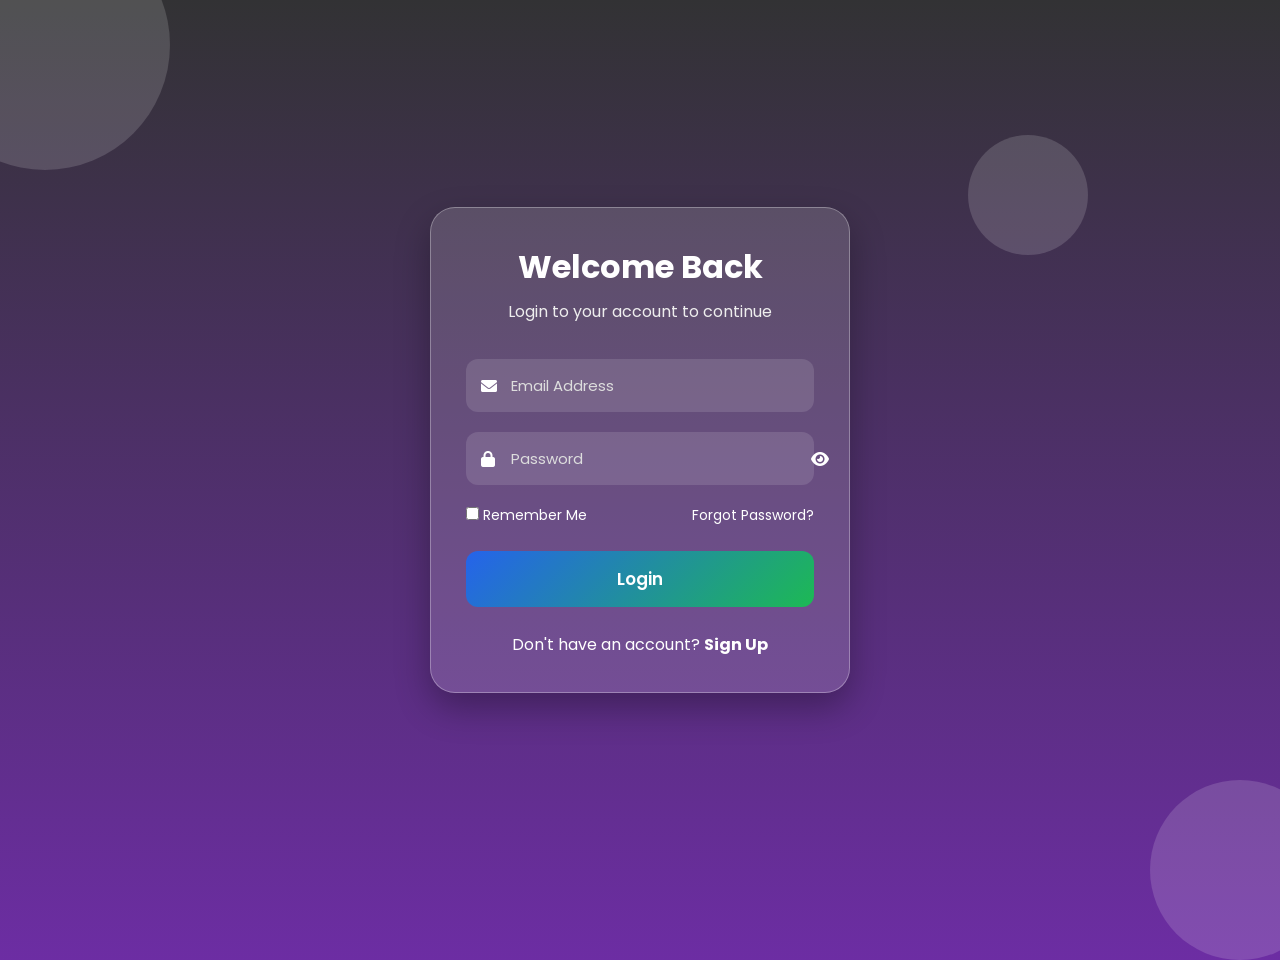
<file: index.html>
<!DOCTYPE html>
<html lang="en">
<head>
    <meta charset="UTF-8" />
    <meta name="viewport" content="width=device-width, initial-scale=1.0" />
    <title>Login Form</title>
    <!-- Font Awesome -->
    <link rel="stylesheet" href="https://cdnjs.cloudflare.com/ajax/libs/font-awesome/6.0.0-beta3/css/all.min.css" />
    <!-- Google Fonts -->
    <link href="https://fonts.googleapis.com/css2?family=Poppins:wght@300;400;500;600;700&display=swap" rel="stylesheet" />
    <link rel="stylesheet" href="index.css" />
</head>
<body>
    <!-- Background Animation -->
    <div class="background">
        <span></span>
        <span></span>
        <span></span>
    </div>

    <!-- Login Container -->
    <div class="container">
        <div class="login-header">
            <h1>Welcome Back</h1>
            <p>Login to your account to continue</p>
        </div>

        <form id="loginForm">
            <div class="input-box">
                <i class="fa-solid fa-envelope"></i>
                <input 
                    type="email" 
                    id="email" 
                    placeholder="Email Address" 
                    required 
                />
            </div>

            <div class="input-box">
                <i class="fa-solid fa-lock"></i>
                <input 
                    type="password" 
                    id="password" 
                    placeholder="Password" 
                    required 
                />
                <span id="togglePassword">
                    <i class="fa-solid fa-eye"></i>
                </span>
            </div>

            <div class="options">
                <label>
                    <input type="checkbox" /> Remember Me
                </label>
                <a href="#">Forgot Password?</a>
            </div>

            <button type="submit" id="button">Login</button>
        </form>

        <div class="signup">
            <p>Don't have an account? <a href="#">Sign Up</a></p>
        </div>
    </div>

    <!-- JavaScript -->
    <script src="index.js"></script>
</body>
</html>
</file>
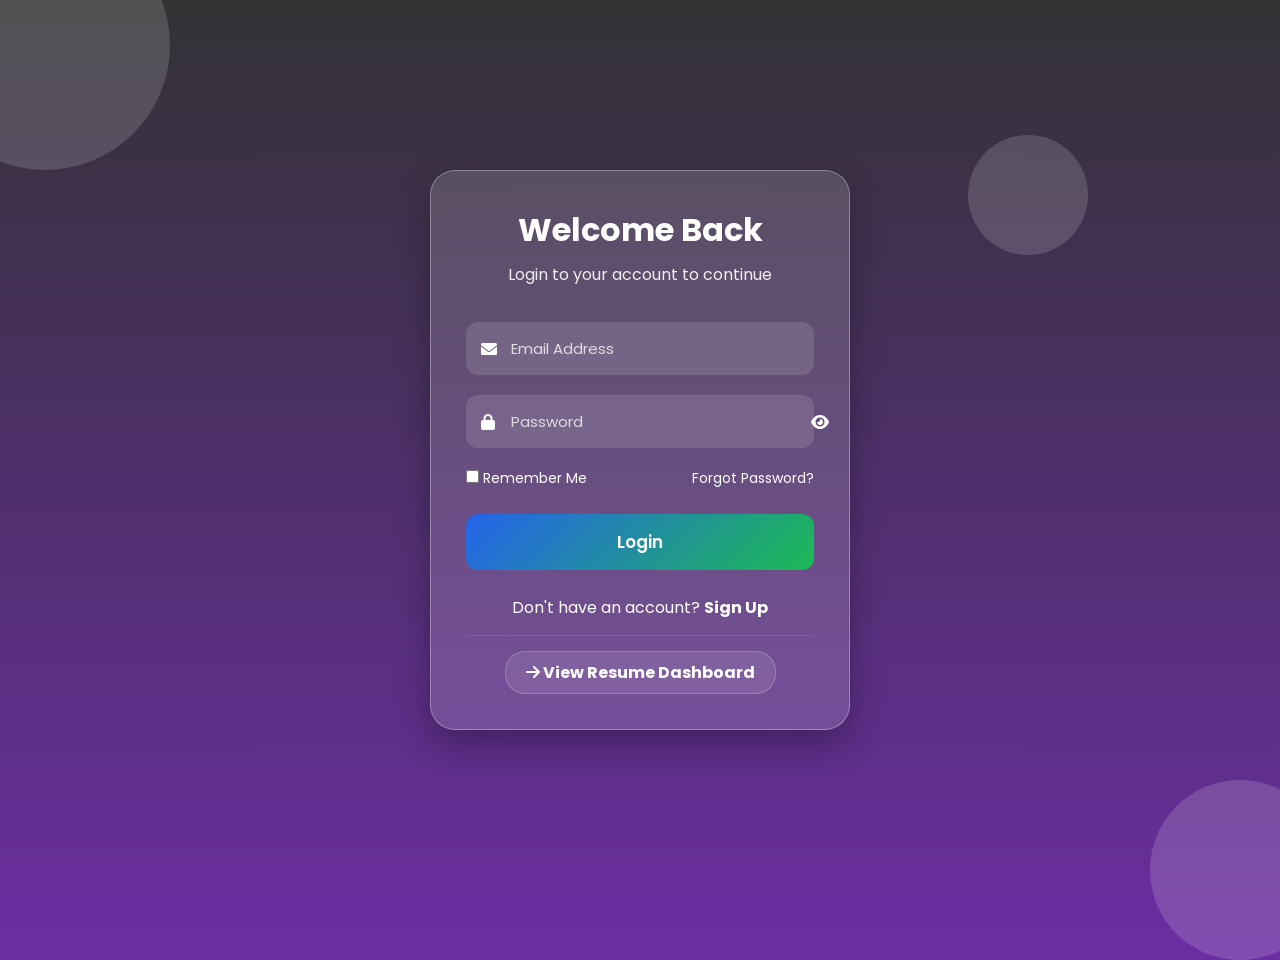
<file: main.html>
<!DOCTYPE html>
<html lang="en">
<head>
    <meta charset="UTF-8" />
    <meta name="viewport" content="width=device-width, initial-scale=1.0" />
    <title>Login Form</title>
    <!-- Font Awesome -->
    <link rel="stylesheet" href="https://cdnjs.cloudflare.com/ajax/libs/font-awesome/6.0.0-beta3/css/all.min.css" />
    <!-- Google Fonts -->
    <link href="https://fonts.googleapis.com/css2?family=Poppins:wght@300;400;500;600;700&display=swap" rel="stylesheet" />
    <link rel="stylesheet" href="main.css" />
</head>
<body>
    <!-- Background Animation -->
    <div class="background">
        <span></span>
        <span></span>
        <span></span>
    </div>

    <!-- Login Container -->
    <div class="container">
        <div class="login-header">
            <h1>Welcome Back</h1>
            <p>Login to your account to continue</p>
        </div>

        <form id="loginForm">
            <div class="input-box">
                <i class="fa-solid fa-envelope"></i>
                <input 
                    type="email" 
                    id="email" 
                    placeholder="Email Address" 
                    required 
                />
            </div>

            <div class="input-box">
                <i class="fa-solid fa-lock"></i>
                <input 
                    type="password" 
                    id="password" 
                    placeholder="Password" 
                    required 
                />
                <span id="togglePassword">
                    <i class="fa-solid fa-eye"></i>
                </span>
            </div>

            <div class="options">
                <label>
                    <input type="checkbox" /> Remember Me
                </label>
                <a href="#">Forgot Password?</a>
            </div>

            <button type="submit" id="button">Login</button>
        </form>

        <div class="signup">
            <p>Don't have an account? <a href="#">Sign Up</a></p>
        </div>

        <!-- Login Link to Resume Dashboard -->
        <div class="signup" style="margin-top: 15px; border-top: 1px solid rgba(255,255,255,0.1); padding-top: 15px;">
            <a href="resume.dashboard.html" class="login-link" style="color: #fff; font-weight: bold; text-decoration: none; background: rgba(255,255,255,0.1); padding: 8px 20px; border-radius: 20px; display: inline-block; transition: 0.3s;">
                <i class="fa-solid fa-arrow-right"></i> View Resume Dashboard
            </a>
        </div>
    </div>

    <!-- JavaScript -->
    <script src="main.js"></script>
</body>
</html>
</file>
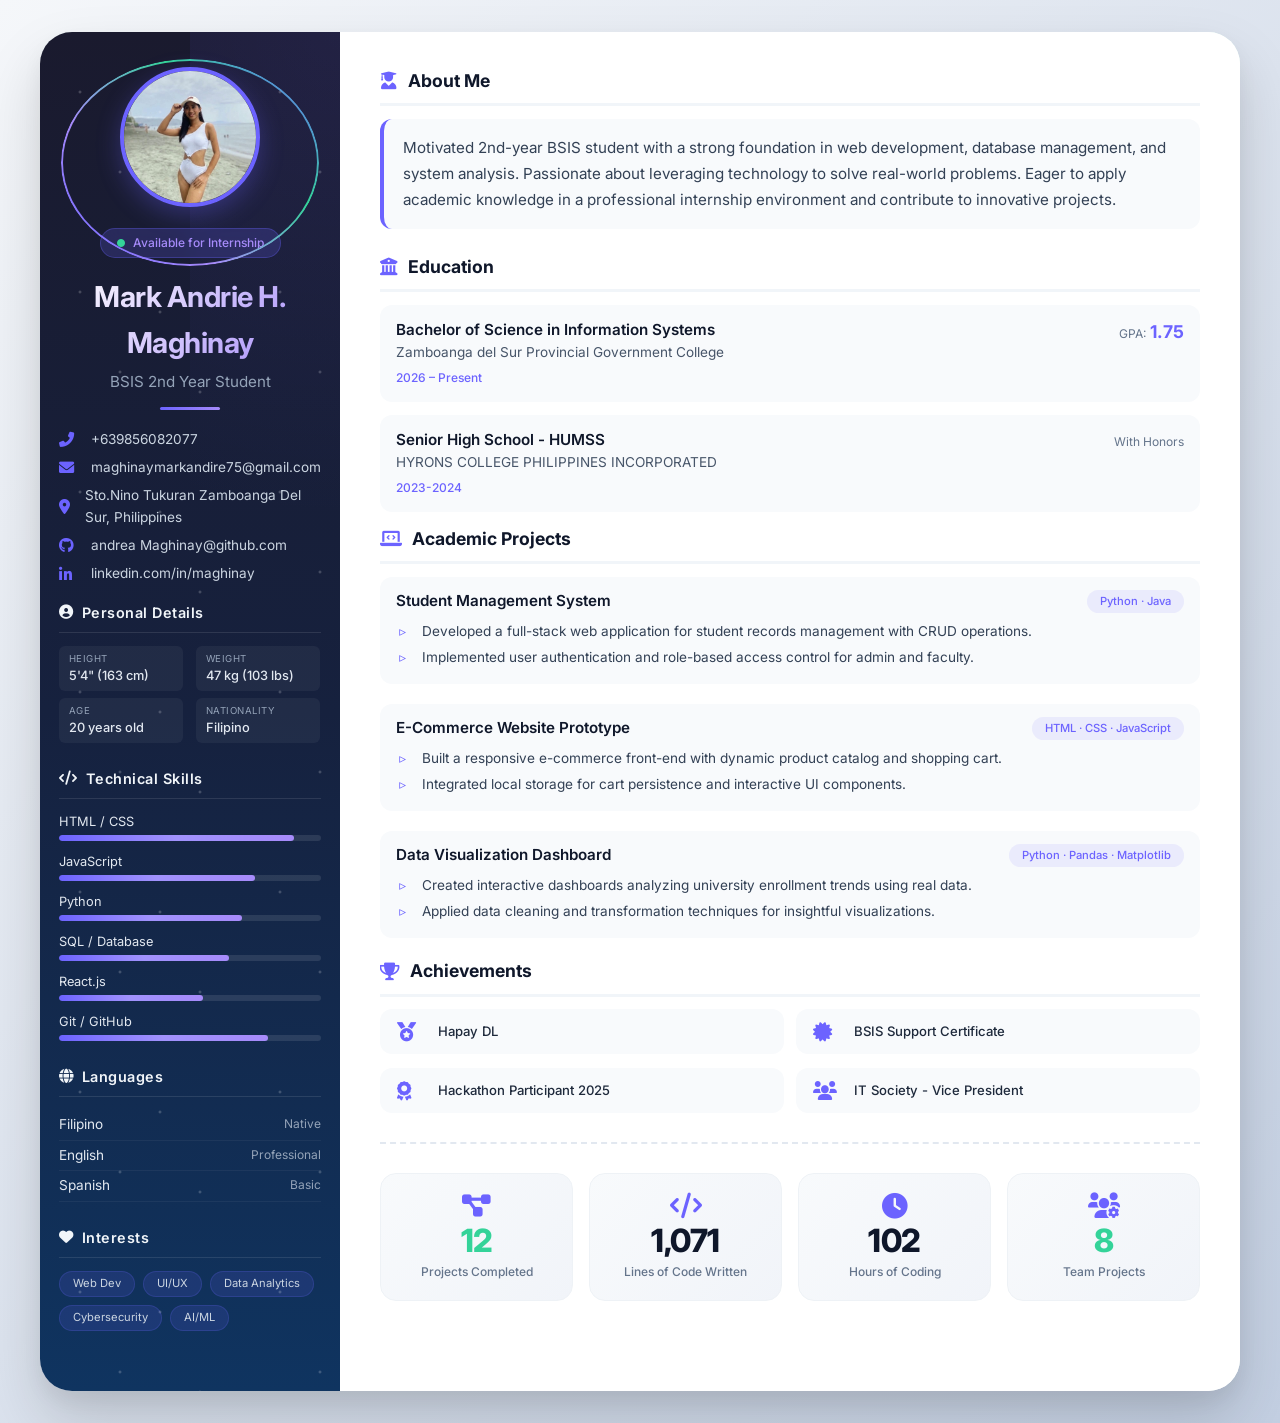
<file: resume.dashboard.html>
<!DOCTYPE html>
<html lang="en">
<head>
    <meta charset="UTF-8" />
    <meta name="viewport" content="width=device-width, initial-scale=1.0" />
    <title>Andrea Resume</title>
    <!-- Font Awesome -->
    <link rel="stylesheet" href="https://cdnjs.cloudflare.com/ajax/libs/font-awesome/6.0.0-beta3/css/all.min.css" />
    <!-- Google Fonts -->
    <link href="https://fonts.googleapis.com/css2?family=Inter:wght@300;400;500;600;700;800&display=swap" rel="stylesheet" />
    <link rel="stylesheet" href="andrea.css" />
</head>
<body>
    <div class="resume-wrapper">
        <!-- ===== SIDEBAR ===== -->
        <aside class="sidebar">
            <div class="avatar">
                <img src="index.jpg" alt="Profile Picture" />
                <div class="status-badge">
                    <i class="fas fa-circle"></i> Available for Internship
                </div>
            </div>
            <div class="sidebar-content">
                <h1>Mark Andrie H. Maghinay</h1>
                <p class="tagline">BSIS 2nd Year Student</p>
                <div class="divider"></div>
                
                <div class="contact-info">
                    <p><i class="fas fa-phone-alt"></i> +639856082077</p>
                    <p><i class="fas fa-envelope"></i> maghinaymarkandire75@gmail.com</p>
                    <p><i class="fas fa-map-marker-alt"></i> Sto.Nino Tukuran Zamboanga Del Sur, Philippines</p>
                    <p><i class="fab fa-github"></i> andrea Maghinay@github.com</p>
                    <p><i class="fab fa-linkedin-in"></i> linkedin.com/in/maghinay</p>
                </div>

                <!-- New Personal Details Section -->
                <div class="personal-details">
                    <h3><i class="fas fa-user-circle"></i> Personal Details</h3>
                    <div class="detail-grid">
                        <div class="detail-item">
                            <span class="detail-label">Height</span>
                            <span class="detail-value">5'4" (163 cm)</span>
                        </div>
                        <div class="detail-item">
                            <span class="detail-label">Weight</span>
                            <span class="detail-value">47 kg (103 lbs)</span>
                        </div>
                        <div class="detail-item">
                            <span class="detail-label">Age</span>
                            <span class="detail-value">20 years old</span>
                        </div>
                        <div class="detail-item">
                            <span class="detail-label">Nationality</span>
                            <span class="detail-value">Filipino</span>
                        </div>
                    </div>
                </div>

                <div class="skills-section">
                    <h3><i class="fas fa-code"></i> Technical Skills</h3>
                    <div class="skill-item"><span>HTML / CSS</span><div class="skill-bar"><div style="width:90%"></div></div></div>
                    <div class="skill-item"><span>JavaScript</span><div class="skill-bar"><div style="width:75%"></div></div></div>
                    <div class="skill-item"><span>Python</span><div class="skill-bar"><div style="width:70%"></div></div></div>
                    <div class="skill-item"><span>SQL / Database</span><div class="skill-bar"><div style="width:65%"></div></div></div>
                    <div class="skill-item"><span>React.js</span><div class="skill-bar"><div style="width:55%"></div></div></div>
                    <div class="skill-item"><span>Git / GitHub</span><div class="skill-bar"><div style="width:80%"></div></div></div>
                </div>

                <div class="languages">
                    <h3><i class="fas fa-globe"></i> Languages</h3>
                    <p><span>Filipino</span> <span class="level">Native</span></p>
                    <p><span>English</span> <span class="level">Professional</span></p>
                    <p><span>Spanish</span> <span class="level">Basic</span></p>
                </div>

                <div class="interests">
                    <h3><i class="fas fa-heart"></i> Interests</h3>
                    <div class="interest-tags">
                        <span>Web Dev</span>
                        <span>UI/UX</span>
                        <span>Data Analytics</span>
                        <span>Cybersecurity</span>
                        <span>AI/ML</span>
                    </div>
                </div>
            </div>
        </aside>

        <!-- ===== MAIN CONTENT ===== -->
        <main class="main-content">
            <!-- Profile -->
            <section class="profile">
                <h2><i class="fas fa-user-graduate"></i> About Me</h2>
                <p>Motivated 2nd-year BSIS student with a strong foundation in web development, database management, and system analysis. Passionate about leveraging technology to solve real-world problems. Eager to apply academic knowledge in a professional internship environment and contribute to innovative projects.</p>
            </section>

            <!-- Education -->
            <section class="education">
                <h2><i class="fas fa-university"></i> Education</h2>
                <div class="edu-item">
                    <div>
                        <h3>Bachelor of Science in Information Systems</h3>
                        <span class="school">Zamboanga del Sur Provincial Government College</span>
                        <span class="year">2026 – Present</span>
                    </div>
                    <div class="gpa">
                        <span class="gpa-label">GPA:</span>
                        <span class="gpa-value">1.75</span>
                    </div>
                </div>
                <div class="edu-item">
                    <div>
                        <h3>Senior High School - HUMSS</h3>
                        <span class="school">HYRONS COLLEGE PHILIPPINES INCORPORATED</span>
                        <span class="year">2023-2024</span>
                    </div>
                    <div class="gpa">
                        <span class="gpa-label">With Honors</span>
                    </div>
                </div>
            </section>

            <!-- Academic Projects -->
            <section class="projects">
                <h2><i class="fas fa-laptop-code"></i> Academic Projects</h2>
                <div class="project-item">
                    <div class="project-header">
                        <h3>Student Management System</h3>
                        <span class="project-tech">Python · Java</span>
                    </div>
                    <ul>
                        <li>Developed a full-stack web application for student records management with CRUD operations.</li>
                        <li>Implemented user authentication and role-based access control for admin and faculty.</li>
                    </ul>
                </div>
                <div class="project-item">
                    <div class="project-header">
                        <h3>E-Commerce Website Prototype</h3>
                        <span class="project-tech">HTML · CSS · JavaScript</span>
                    </div>
                    <ul>
                        <li>Built a responsive e-commerce front-end with dynamic product catalog and shopping cart.</li>
                        <li>Integrated local storage for cart persistence and interactive UI components.</li>
                    </ul>
                </div>
                <div class="project-item">
                    <div class="project-header">
                        <h3>Data Visualization Dashboard</h3>
                        <span class="project-tech">Python · Pandas · Matplotlib</span>
                    </div>
                    <ul>
                        <li>Created interactive dashboards analyzing university enrollment trends using real data.</li>
                        <li>Applied data cleaning and transformation techniques for insightful visualizations.</li>
                    </ul>
                </div>
            </section>

            <!-- Achievements & Certifications -->
            <section class="achievements">
                <h2><i class="fas fa-trophy"></i> Achievements</h2>
                <div class="achievement-grid">
                    <div class="achievement-card">
                        <i class="fas fa-medal"></i>
                        <span>Hapay DL</span>
                    </div>
                    <div class="achievement-card">
                        <i class="fas fa-certificate"></i>
                        <span>BSIS Support Certificate</span>
                    </div>
                    <div class="achievement-card">
                        <i class="fas fa-award"></i>
                        <span>Hackathon Participant 2025</span>
                    </div>
                    <div class="achievement-card">
                        <i class="fas fa-users"></i>
                        <span>IT Society - Vice President</span>
                    </div>
                </div>
            </section>

            <!-- Interactive Stats -->
            <div class="stats-100x">
                <div class="stat-card">
                    <i class="fas fa-project-diagram"></i>
                    <span class="stat-number" data-target="12">0</span>
                    <span class="stat-label">Projects Completed</span>
                </div>
                <div class="stat-card">
                    <i class="fas fa-code"></i>
                    <span class="stat-number" data-target="5000">0</span>
                    <span class="stat-label">Lines of Code Written</span>
                </div>
                <div class="stat-card">
                    <i class="fas fa-clock"></i>
                    <span class="stat-number" data-target="450">0</span>
                    <span class="stat-label">Hours of Coding</span>
                </div>
                <div class="stat-card">
                    <i class="fas fa-users-cog"></i>
                    <span class="stat-number" data-target="8">0</span>
                    <span class="stat-label">Team Projects</span>
                </div>
            </div>
        </main>
    </div>

    <!-- JavaScript -->
    <script src="andrea.js"></script>
</body>
</html>
</file>
<file: index.css>
*{
    margin:0;
    padding:0;
    box-sizing:border-box;
    font-family:"Poppins",sans-serif;
}

body{
    min-height:100vh;
    display:flex;
    justify-content:center;
    align-items:center;
    overflow:hidden;

    background:linear-gradient(
        #323234,
        #7b2cbf,
        #cfb8c2,
        #ff0000
    );

    background-size:400% 400%;
    animation:bgAnimation 10s ease infinite;
}
@keyframes bgAnimation{
    0%{
        background-position:0% 50%;
    }
    50%{
        background-position:100% 50%;
    }
    100%{
        background-position:0% 50%;
    }

}

.background span{

    position:absolute;
    border-radius:50%;
    background:rgba(255,255,255,.15);
    animation:float 12s infinite ease-in-out;

}

.background span:nth-child(1){

    width:250px;
    height:250px;
    top:-80px;
    left:-80px;

}

.background span:nth-child(2){

    width:180px;
    height:180px;
    bottom:-60px;
    right:-50px;

}

.background span:nth-child(3){

    width:120px;
    height:120px;
    top:15%;
    right:15%;

}

@keyframes float{

    50%{

        transform:
        translateY(-40px)
        translateX(20px);

    }

}

.container{

    width:420px;
    padding:35px;
    border-radius:25px;
    background:rgba(255,255,255,.15);
    backdrop: filter blur(25px);
    -webkit-backdrop-filter: blur(25px);
    border:1px solid rgba(255,255,255,.3);
    box-shadow:0 15px 35px rgba(0,0,0,.3);
    animation:pop .8s ease;
}

@keyframes pop{
    from{
        transform:scale(.8);
        opacity:0;
    }

    to{
        transform:scale(1);
        opacity:1;
    }

}

.login-header{
    text-align:center;
    margin-bottom:35px;
}

.login-header h1{
    color:white;
    font-size:2rem;

}
.login-header p{
    color:#eee;
    margin-top:8px;
}

.input-box{
    position:relative;
    margin-bottom:20px;
}

.input-box i{
    position:absolute;
    left:15px;
    top:50%;
    transform:translateY(-50%);
    color:#fff;
}

.input-box input{
    width:100%;
    padding:15px 45px;
    border:none;
    outline:none;
    border-radius:12px;
    background:rgba(255,255,255,.12);
    color:white;
    font-size:15px;
    transition:.3s;
}

.input-box input::placeholder{
    color:#ddd;
}

.input-box input:focus{
    transform:scale(1.02);
    box-shadow:0 0 15px rgba(255,255,255,.4);
}

#togglePassword{
    position:absolute;
    right:18px;
    top:50%;
    transform:translateY(-50%);
    cursor:pointer;
    color:white;
}

.options{
    display:flex;
    justify-content:space-between;
    align-items:center;
    margin-bottom:25px;
    color:white;
    font-size:14px;
}


.options a{
    color:white;
    text-decoration:none;
}

.options a:hover{
    text-decoration:underline;
}


#button{
    width:100%;
    padding:15px;
    border:none;
    border-radius:12px;
    background:linear-gradient(
        135deg,
        #2563eb,
        #1DB954
    );
    color:white;
    font-size:17px;
    font-weight:600;
    cursor:pointer;
    transition:.3s;
    position:relative;
    overflow:hidden;
}


#button::before{
    content:"";
    position:absolute;
    width:40px;
    height:220%;
    background:rgba(255,255,255,.5);
    left:-80px;
    top:-60%;
    transform:rotate(20deg);
    transition:1s;
}

#button:hover::before{
    left:130%;
}

#button:hover{
    transform:translateY(-3px);
    box-shadow:0 15px 25px rgba(0,0,0,.3);
}

#button:active{
    transform:scale(.97);
}

.signup{
    margin-top:25px;
    text-align:center;
    color:white;
}

.signup a{
    color:#fff;
    font-weight:bold;
    text-decoration:none;
}

.signup a:hover{
    text-decoration:underline;
}

.shake{
    animation:shake .4s;
}
@keyframes shake{
    0%,100%{
        transform:translateX(0);
    }
    25%{
        transform:translateX(-8px);
    }
    50%{
        transform:translateX(8px);
    }
    75%{
        transform:translateX(-8px);
    }

}


@media(max-width:500px){
    .container{
        width:92%;
        padding:25px;
    }
    .login-header h1{
        font-size:1.7rem;
    }
    .options{
        flex-direction:column;
        gap:10px;
    }
}
</file>
<file: main.css>
*{
    margin:0;
    padding:0;
    box-sizing:border-box;
    font-family:"Poppins",sans-serif;
}

body{
    min-height:100vh;
    display:flex;
    justify-content:center;
    align-items:center;
    overflow:hidden;

    background:linear-gradient(
        #323234,
        #7b2cbf,
        #cfb8c2,
        #ff0000
    );

    background-size:400% 400%;
    animation:bgAnimation 10s ease infinite;
}
@keyframes bgAnimation{
    0%{
        background-position:0% 50%;
    }
    50%{
        background-position:100% 50%;
    }
    100%{
        background-position:0% 50%;
    }

}

.background span{

    position:absolute;
    border-radius:50%;
    background:rgba(255,255,255,.15);
    animation:float 12s infinite ease-in-out;

}

.background span:nth-child(1){

    width:250px;
    height:250px;
    top:-80px;
    left:-80px;

}

.background span:nth-child(2){

    width:180px;
    height:180px;
    bottom:-60px;
    right:-50px;

}

.background span:nth-child(3){

    width:120px;
    height:120px;
    top:15%;
    right:15%;

}

@keyframes float{

    50%{

        transform:
        translateY(-40px)
        translateX(20px);

    }

}

.container{

    width:420px;
    padding:35px;
    border-radius:25px;
    background:rgba(255,255,255,.15);
    backdrop: filter blur(25px);
    -webkit-backdrop-filter: blur(25px);
    border:1px solid rgba(255,255,255,.3);
    box-shadow:0 15px 35px rgba(0,0,0,.3);
    animation:pop .8s ease;
}

@keyframes pop{
    from{
        transform:scale(.8);
        opacity:0;
    }

    to{
        transform:scale(1);
        opacity:1;
    }

}

.login-header{
    text-align:center;
    margin-bottom:35px;
}

.login-header h1{
    color:white;
    font-size:2rem;

}
.login-header p{
    color:#eee;
    margin-top:8px;
}

.input-box{
    position:relative;
    margin-bottom:20px;
}

.input-box i{
    position:absolute;
    left:15px;
    top:50%;
    transform:translateY(-50%);
    color:#fff;
}

.input-box input{
    width:100%;
    padding:15px 45px;
    border:none;
    outline:none;
    border-radius:12px;
    background:rgba(255,255,255,.12);
    color:white;
    font-size:15px;
    transition:.3s;
}

.input-box input::placeholder{
    color:#ddd;
}

.input-box input:focus{
    transform:scale(1.02);
    box-shadow:0 0 15px rgba(255,255,255,.4);
}

#togglePassword{
    position:absolute;
    right:18px;
    top:50%;
    transform:translateY(-50%);
    cursor:pointer;
    color:white;
}

.options{
    display:flex;
    justify-content:space-between;
    align-items:center;
    margin-bottom:25px;
    color:white;
    font-size:14px;
}


.options a{
    color:white;
    text-decoration:none;
}

.options a:hover{
    text-decoration:underline;
}


#button{
    width:100%;
    padding:15px;
    border:none;
    border-radius:12px;
    background:linear-gradient(
        135deg,
        #2563eb,
        #1DB954
    );
    color:white;
    font-size:17px;
    font-weight:600;
    cursor:pointer;
    transition:.3s;
    position:relative;
    overflow:hidden;
}


#button::before{
    content:"";
    position:absolute;
    width:40px;
    height:220%;
    background:rgba(255,255,255,.5);
    left:-80px;
    top:-60%;
    transform:rotate(20deg);
    transition:1s;
}

#button:hover::before{
    left:130%;
}

#button:hover{
    transform:translateY(-3px);
    box-shadow:0 15px 25px rgba(0,0,0,.3);
}

#button:active{
    transform:scale(.97);
}



.signup{
    margin-top:25px;
    text-align:center;
    color:white;
}

.signup a{
    color:#fff;
    font-weight:bold;
    text-decoration:none;
}

.signup a:hover{
    text-decoration:underline;
}

/* Login Link Button Style */
.login-link {
    background: rgba(255,255,255,0.1) !important;
    border: 1px solid rgba(255,255,255,0.2);
    transition: 0.3s !important;
}

.login-link:hover {
    background: rgba(255,255,255,0.2) !important;
    transform: translateY(-2px);
    box-shadow: 0 5px 15px rgba(0,0,0,0.2);
}


.shake{
    animation:shake .4s;
}
@keyframes shake{
    0%,100%{
        transform:translateX(0);
    }
    25%{
        transform:translateX(-8px);
    }
    50%{
        transform:translateX(8px);
    }
    75%{
        transform:translateX(-8px);
    }

}


@media(max-width:500px){
    .container{
        width:92%;
        padding:25px;
    }
    .login-header h1{
        font-size:1.7rem;
    }
    .options{
        flex-direction:column;
        gap:10px;
    }
}
</file>
<file: andrea.css>
/* style.css – Enhanced BSIS Student Resume with 100x Animations */

/* ---------- RESET & BASE ---------- */
* {
    margin: 0;
    padding: 0;
    box-sizing: border-box;
}

body {
    font-family: 'Inter', 'Segoe UI', system-ui, sans-serif;
    background: linear-gradient(135deg, #f5f7fa 0%, #c3cfe2 100%);
    display: flex;
    justify-content: center;
    align-items: center;
    min-height: 100vh;
    padding: 2rem 1rem;
    line-height: 1.6;
    color: #1e293b;
    overflow-x: hidden;
}

/* ---------- RESUME WRAPPER ---------- */
.resume-wrapper {
    max-width: 1200px;
    width: 100%;
    background: #ffffff;
    border-radius: 32px;
    box-shadow: 0 30px 60px rgba(0, 0, 0, 0.15), 0 10px 20px rgba(0, 0, 0, 0.05);
    display: grid;
    grid-template-columns: 300px 1fr;
    overflow: hidden;
    transition: all 0.3s ease;
    animation: fadeIn 0.8s ease-out, floatWrapper 6s ease-in-out infinite;
    position: relative;
}

@keyframes fadeIn {
    from { opacity: 0; transform: translateY(20px) scale(0.95); }
    to { opacity: 1; transform: translateY(0) scale(1); }
}

@keyframes floatWrapper {
    0%, 100% { transform: translateY(0px); }
    50% { transform: translateY(-8px); }
}

.resume-wrapper::before {
    content: '';
    position: absolute;
    top: -2px;
    left: -2px;
    right: -2px;
    bottom: -2px;
    background: linear-gradient(45deg, #6C63FF, #a78bfa, #34d399, #6C63FF);
    background-size: 400% 400%;
    border-radius: 34px;
    z-index: -1;
    animation: borderGlow 6s ease infinite;
    opacity: 0.3;
}

@keyframes borderGlow {
    0% { background-position: 0% 50%; opacity: 0.3; }
    50% { background-position: 100% 50%; opacity: 0.6; }
    100% { background-position: 0% 50%; opacity: 0.3; }
}

/* ---------- SIDEBAR ---------- */
.sidebar {
    background: linear-gradient(180deg, #1a1a2e 0%, #16213e 50%, #0f3460 100%);
    color: #e2e8f0;
    padding: 2.2rem 1.8rem;
    display: flex;
    flex-direction: column;
    align-items: center;
    text-align: center;
    position: relative;
    overflow: hidden;
    animation: sidebarSlide 1s ease-out;
}

@keyframes sidebarSlide {
    from { transform: translateX(-100px); opacity: 0; }
    to { transform: translateX(0); opacity: 1; }
}

.sidebar::before {
    content: '';
    position: absolute;
    top: -50%;
    right: -50%;
    width: 100%;
    height: 100%;
    background: radial-gradient(circle, rgba(108, 99, 255, 0.1) 0%, transparent 70%);
    pointer-events: none;
    animation: pulseBackground 4s ease-in-out infinite;
}

@keyframes pulseBackground {
    0%, 100% { transform: scale(1); opacity: 0.5; }
    50% { transform: scale(1.5); opacity: 1; }
}

/* Floating particles in sidebar */
.sidebar::after {
    content: '';
    position: absolute;
    top: 0;
    left: 0;
    right: 0;
    bottom: 0;
    background-image: 
        radial-gradient(2px 2px at 20% 30%, rgba(255,255,255,0.3), transparent),
        radial-gradient(2px 2px at 40% 70%, rgba(255,255,255,0.3), transparent),
        radial-gradient(2px 2px at 60% 40%, rgba(255,255,255,0.3), transparent),
        radial-gradient(2px 2px at 80% 80%, rgba(255,255,255,0.3), transparent);
    background-size: 200px 200px;
    background-repeat: repeat;
    animation: particleFloat 20s linear infinite;
    pointer-events: none;
}

@keyframes particleFloat {
    0% { transform: translateY(0px) rotate(0deg); }
    100% { transform: translateY(-200px) rotate(360deg); }
}

.avatar {
    position: relative;
    margin-bottom: 1rem;
    animation: avatarFloat 4s ease-in-out infinite;
}

@keyframes avatarFloat {
    0%, 100% { transform: translateY(0px); }
    50% { transform: translateY(-10px); }
}

.avatar img {
    width: 140px;
    height: 140px;
    border-radius: 50%;
    border: 4px solid #6C63FF;
    object-fit: cover;
    box-shadow: 0 8px 25px rgba(108, 99, 255, 0.3);
    transition: transform 0.3s ease, box-shadow 0.3s ease;
    animation: avatarGlow 3s ease-in-out infinite;
}

@keyframes avatarGlow {
    0%, 100% { box-shadow: 0 8px 25px rgba(108, 99, 255, 0.3); }
    50% { box-shadow: 0 8px 50px rgba(108, 99, 255, 0.6); }
}

.avatar img:hover {
    transform: scale(1.1) rotate(5deg);
    box-shadow: 0 10px 40px rgba(108, 99, 255, 0.5);
}

.avatar::after {
    content: '';
    position: absolute;
    top: -8px;
    left: -8px;
    right: -8px;
    bottom: -8px;
    border-radius: 50%;
    border: 2px solid transparent;
    background: linear-gradient(45deg, #6C63FF, #a78bfa, #34d399, #6C63FF) border-box;
    -webkit-mask: linear-gradient(#fff 0 0) padding-box, linear-gradient(#fff 0 0);
    -webkit-mask-composite: xor;
    mask-composite: exclude;
    animation: spinBorder 4s linear infinite;
}

@keyframes spinBorder {
    0% { transform: rotate(0deg); }
    100% { transform: rotate(360deg); }
}

.status-badge {
    display: inline-flex;
    align-items: center;
    gap: 0.5rem;
    background: rgba(108, 99, 255, 0.2);
    backdrop-filter: blur(10px);
    border: 1px solid rgba(108, 99, 255, 0.3);
    padding: 0.3rem 1rem;
    border-radius: 50px;
    font-size: 0.75rem;
    margin-top: 0.8rem;
    font-weight: 500;
    color: #a78bfa;
    animation: badgePulse 2s ease-in-out infinite;
}

@keyframes badgePulse {
    0%, 100% { transform: scale(1); }
    50% { transform: scale(1.05); }
}

.status-badge i {
    font-size: 0.5rem;
    color: #34d399;
    animation: pulse 2s infinite;
}

@keyframes pulse {
    0%, 100% { opacity: 1; transform: scale(1); }
    50% { opacity: 0.3; transform: scale(0.8); }
}

.sidebar h1 {
    font-size: 1.8rem;
    font-weight: 700;
    letter-spacing: -0.5px;
    color: #fff;
    margin-bottom: 0.2rem;
    background: linear-gradient(135deg, #fff 0%, #a78bfa 100%);
    -webkit-background-clip: text;
    -webkit-text-fill-color: transparent;
    background-clip: text;
    animation: textShimmer 3s ease-in-out infinite;
}

@keyframes textShimmer {
    0%, 100% { background-position: 0% 50%; }
    50% { background-position: 100% 50%; }
}

.tagline {
    font-size: 0.95rem;
    color: #94a3b8;
    font-weight: 400;
    margin-bottom: 0.5rem;
    animation: taglineSlide 1s ease-out 0.5s both;
}

@keyframes taglineSlide {
    from { transform: translateX(-20px); opacity: 0; }
    to { transform: translateX(0); opacity: 1; }
}

.divider {
    width: 60px;
    height: 3px;
    background: linear-gradient(90deg, #6C63FF, #a78bfa);
    margin: 0.8rem auto 1.2rem;
    border-radius: 4px;
    animation: dividerExpand 1.5s ease-out;
}

@keyframes dividerExpand {
    from { width: 0px; opacity: 0; }
    to { width: 60px; opacity: 1; }
}

.contact-info {
    width: 100%;
    text-align: left;
    font-size: 0.85rem;
    margin-bottom: 1rem;
}

.contact-info p {
    margin: 0.4rem 0;
    display: flex;
    align-items: center;
    gap: 0.7rem;
    color: #cbd5e1;
    transition: color 0.3s ease, transform 0.3s ease;
    animation: contactSlide 0.6s ease-out both;
}

.contact-info p:nth-child(1) { animation-delay: 0.1s; }
.contact-info p:nth-child(2) { animation-delay: 0.2s; }
.contact-info p:nth-child(3) { animation-delay: 0.3s; }
.contact-info p:nth-child(4) { animation-delay: 0.4s; }
.contact-info p:nth-child(5) { animation-delay: 0.5s; }

@keyframes contactSlide {
    from { transform: translateX(-30px); opacity: 0; }
    to { transform: translateX(0); opacity: 1; }
}

.contact-info p:hover {
    color: #a78bfa;
    transform: translateX(8px) scale(1.05);
}

.contact-info i {
    width: 20px;
    color: #6C63FF;
    font-size: 0.95rem;
    transition: transform 0.3s ease;
}

.contact-info p:hover i {
    transform: rotate(360deg) scale(1.2);
}

/* Personal Details */
.personal-details {
    width: 100%;
    text-align: left;
    margin-bottom: 1.5rem;
}

.personal-details h3 {
    font-size: 0.9rem;
    font-weight: 600;
    letter-spacing: 0.5px;
    color: #f1f5f9;
    border-bottom: 1px solid rgba(255, 255, 255, 0.1);
    padding-bottom: 0.5rem;
    margin-bottom: 0.8rem;
    display: flex;
    align-items: center;
    gap: 0.5rem;
}

.detail-grid {
    display: grid;
    grid-template-columns: 1fr 1fr;
    gap: 0.4rem 0.8rem;
}

.detail-item {
    display: flex;
    flex-direction: column;
    background: rgba(255, 255, 255, 0.05);
    padding: 0.3rem 0.6rem;
    border-radius: 6px;
    transition: all 0.3s ease;
    animation: detailPop 0.5s ease-out both;
}

.detail-item:nth-child(1) { animation-delay: 0.1s; }
.detail-item:nth-child(2) { animation-delay: 0.2s; }
.detail-item:nth-child(3) { animation-delay: 0.3s; }
.detail-item:nth-child(4) { animation-delay: 0.4s; }

@keyframes detailPop {
    from { transform: scale(0.8); opacity: 0; }
    to { transform: scale(1); opacity: 1; }
}

.detail-item:hover {
    background: rgba(108, 99, 255, 0.2);
    transform: scale(1.05);
    box-shadow: 0 4px 15px rgba(108, 99, 255, 0.2);
}

.detail-label {
    font-size: 0.6rem;
    text-transform: uppercase;
    letter-spacing: 0.5px;
    color: #94a3b8;
}

.detail-value {
    font-size: 0.8rem;
    font-weight: 500;
    color: #e2e8f0;
}

/* Skills */
.skills-section,
.languages,
.interests {
    width: 100%;
    text-align: left;
    margin-bottom: 1.5rem;
}

.skills-section h3,
.languages h3,
.interests h3 {
    font-size: 0.9rem;
    font-weight: 600;
    letter-spacing: 0.5px;
    color: #f1f5f9;
    border-bottom: 1px solid rgba(255, 255, 255, 0.1);
    padding-bottom: 0.5rem;
    margin-bottom: 0.8rem;
    display: flex;
    align-items: center;
    gap: 0.5rem;
}

.skill-item {
    margin-bottom: 0.7rem;
    animation: skillSlide 0.6s ease-out both;
}

.skill-item:nth-child(1) { animation-delay: 0.1s; }
.skill-item:nth-child(2) { animation-delay: 0.2s; }
.skill-item:nth-child(3) { animation-delay: 0.3s; }
.skill-item:nth-child(4) { animation-delay: 0.4s; }
.skill-item:nth-child(5) { animation-delay: 0.5s; }
.skill-item:nth-child(6) { animation-delay: 0.6s; }

@keyframes skillSlide {
    from { transform: translateX(-30px); opacity: 0; }
    to { transform: translateX(0); opacity: 1; }
}

.skill-item span {
    display: block;
    font-size: 0.8rem;
    font-weight: 400;
    color: #e2e8f0;
    margin-bottom: 0.15rem;
    transition: color 0.3s ease;
}

.skill-item:hover span {
    color: #a78bfa;
}

.skill-bar {
    width: 100%;
    height: 6px;
    background: rgba(255, 255, 255, 0.1);
    border-radius: 20px;
    overflow: hidden;
    position: relative;
}

.skill-bar div {
    height: 100%;
    background: linear-gradient(90deg, #6C63FF, #a78bfa);
    border-radius: 20px;
    transition: width 1.5s cubic-bezier(0.4, 0, 0.2, 1);
    position: relative;
    overflow: hidden;
}

.skill-bar div::after {
    content: '';
    position: absolute;
    top: 0;
    left: 0;
    right: 0;
    bottom: 0;
    background: linear-gradient(90deg, 
        transparent,
        rgba(255, 255, 255, 0.2),
        transparent
    );
    animation: shimmer 2s ease-in-out infinite;
}

@keyframes shimmer {
    0% { transform: translateX(-100%); }
    100% { transform: translateX(100%); }
}

/* Languages */
.languages p {
    display: flex;
    justify-content: space-between;
    font-size: 0.85rem;
    padding: 0.25rem 0;
    border-bottom: 1px solid rgba(255, 255, 255, 0.05);
    transition: all 0.3s ease;
    animation: languageSlide 0.6s ease-out both;
}

.languages p:nth-child(1) { animation-delay: 0.1s; }
.languages p:nth-child(2) { animation-delay: 0.2s; }
.languages p:nth-child(3) { animation-delay: 0.3s; }

@keyframes languageSlide {
    from { transform: translateX(-20px); opacity: 0; }
    to { transform: translateX(0); opacity: 1; }
}

.languages p:hover {
    background: rgba(108, 99, 255, 0.1);
    padding-left: 10px;
    border-radius: 4px;
}

.languages .level {
    color: #94a3b8;
    font-size: 0.75rem;
}

/* Interests */
.interest-tags {
    display: flex;
    flex-wrap: wrap;
    gap: 0.5rem;
    margin-top: 0.3rem;
}

.interest-tags span {
    background: rgba(108, 99, 255, 0.15);
    border: 1px solid rgba(108, 99, 255, 0.2);
    padding: 0.2rem 0.8rem;
    border-radius: 50px;
    font-size: 0.7rem;
    color: #cbd5e1;
    transition: all 0.3s ease;
    animation: tagPop 0.4s ease-out both;
    cursor: default;
}

.interest-tags span:nth-child(1) { animation-delay: 0.1s; }
.interest-tags span:nth-child(2) { animation-delay: 0.2s; }
.interest-tags span:nth-child(3) { animation-delay: 0.3s; }
.interest-tags span:nth-child(4) { animation-delay: 0.4s; }
.interest-tags span:nth-child(5) { animation-delay: 0.5s; }

@keyframes tagPop {
    from { transform: scale(0) rotate(-30deg); opacity: 0; }
    to { transform: scale(1) rotate(0deg); opacity: 1; }
}

.interest-tags span:hover {
    background: rgba(108, 99, 255, 0.4);
    transform: translateY(-5px) scale(1.1);
    box-shadow: 0 8px 20px rgba(108, 99, 255, 0.3);
    border-color: #6C63FF;
}

/* ---------- MAIN CONTENT ---------- */
.main-content {
    padding: 2.2rem 2.5rem 2.5rem 2.5rem;
    background: #ffffff;
    animation: mainSlide 0.8s ease-out;
}

@keyframes mainSlide {
    from { transform: translateX(50px); opacity: 0; }
    to { transform: translateX(0); opacity: 1; }
}

.main-content h2 {
    font-size: 1.1rem;
    font-weight: 700;
    color: #0f172a;
    margin-bottom: 0.8rem;
    display: flex;
    align-items: center;
    gap: 0.6rem;
    border-bottom: 3px solid #f1f5f9;
    padding-bottom: 0.5rem;
    position: relative;
    overflow: hidden;
}

.main-content h2::after {
    content: '';
    position: absolute;
    bottom: -3px;
    left: 0;
    width: 100%;
    height: 3px;
    background: linear-gradient(90deg, #6C63FF, #a78bfa);
    animation: h2Underline 2s ease-in-out infinite;
}

@keyframes h2Underline {
    0%, 100% { transform: translateX(-100%); }
    50% { transform: translateX(0%); }
}

.main-content h2 i {
    color: #6C63FF;
    font-size: 1.1rem;
    animation: iconRotate 4s linear infinite;
}

@keyframes iconRotate {
    0% { transform: rotate(0deg); }
    100% { transform: rotate(360deg); }
}

/* Profile */
.profile p {
    color: #334155;
    margin-bottom: 1.5rem;
    font-size: 0.95rem;
    line-height: 1.7;
    padding: 1rem 1.2rem;
    background: #f8fafc;
    border-radius: 12px;
    border-left: 4px solid #6C63FF;
    transition: all 0.3s ease;
    animation: profileGlow 3s ease-in-out infinite;
}

@keyframes profileGlow {
    0%, 100% { box-shadow: 0 0 0 0 rgba(108, 99, 255, 0); }
    50% { box-shadow: 0 0 20px 5px rgba(108, 99, 255, 0.1); }
}

.profile p:hover {
    transform: translateX(10px) scale(1.02);
    background: #f1f4f9;
    border-left-color: #a78bfa;
    box-shadow: 0 8px 25px rgba(108, 99, 255, 0.15);
}

/* Education */
.edu-item {
    display: flex;
    justify-content: space-between;
    align-items: flex-start;
    flex-wrap: wrap;
    padding: 0.8rem 1rem;
    background: #f8fafc;
    border-radius: 12px;
    margin-bottom: 0.8rem;
    transition: all 0.3s ease;
    animation: eduSlide 0.6s ease-out both;
}

.edu-item:nth-child(1) { animation-delay: 0.1s; }
.edu-item:nth-child(2) { animation-delay: 0.2s; }

@keyframes eduSlide {
    from { transform: translateY(20px) scale(0.95); opacity: 0; }
    to { transform: translateY(0) scale(1); opacity: 1; }
}

.edu-item:hover {
    background: #f1f4f9;
    transform: translateX(10px) scale(1.02);
    box-shadow: 0 8px 20px rgba(108, 99, 255, 0.1);
}

.edu-item h3 {
    font-size: 0.95rem;
    font-weight: 600;
    color: #0f172a;
    margin: 0;
}

.school {
    font-size: 0.85rem;
    color: #475569;
    display: block;
}

.year {
    font-size: 0.75rem;
    color: #6C63FF;
    font-weight: 500;
}

.gpa {
    text-align: right;
}

.gpa-label {
    font-size: 0.75rem;
    color: #64748b;
}

.gpa-value {
    font-size: 1.1rem;
    font-weight: 700;
    color: #6C63FF;
    animation: gpaPulse 2s ease-in-out infinite;
}

@keyframes gpaPulse {
    0%, 100% { transform: scale(1); }
    50% { transform: scale(1.2); }
}

/* Projects */
.project-item {
    margin-bottom: 1.2rem;
    padding: 0.8rem 1rem;
    background: #f8fafc;
    border-radius: 12px;
    transition: all 0.3s ease;
    animation: projectSlide 0.6s ease-out both;
    position: relative;
    overflow: hidden;
}

.project-item:nth-child(1) { animation-delay: 0.1s; }
.project-item:nth-child(2) { animation-delay: 0.2s; }
.project-item:nth-child(3) { animation-delay: 0.3s; }

@keyframes projectSlide {
    from { transform: translateX(-30px); opacity: 0; }
    to { transform: translateX(0); opacity: 1; }
}

.project-item::before {
    content: '';
    position: absolute;
    top: 0;
    left: 0;
    width: 4px;
    height: 100%;
    background: linear-gradient(180deg, #6C63FF, #a78bfa);
    transform: scaleY(0);
    transition: transform 0.3s ease;
}

.project-item:hover::before {
    transform: scaleY(1);
}

.project-item:hover {
    background: #f1f4f9;
    transform: translateX(10px) scale(1.02);
    box-shadow: 0 8px 25px rgba(108, 99, 255, 0.1);
}

.project-header {
    display: flex;
    justify-content: space-between;
    align-items: center;
    flex-wrap: wrap;
    margin-bottom: 0.3rem;
}

.project-header h3 {
    font-size: 0.95rem;
    font-weight: 600;
    color: #0f172a;
    margin: 0;
}

.project-tech {
    font-size: 0.7rem;
    color: #6C63FF;
    background: rgba(108, 99, 255, 0.1);
    padding: 0.15rem 0.8rem;
    border-radius: 50px;
    font-weight: 500;
    transition: all 0.3s ease;
}

.project-item:hover .project-tech {
    background: rgba(108, 99, 255, 0.2);
    transform: scale(1.1);
}

.project-item ul {
    list-style: none;
    padding-left: 0.2rem;
    margin-top: 0.2rem;
}

.project-item ul li {
    font-size: 0.85rem;
    color: #334155;
    padding: 0.15rem 0 0.15rem 1.4rem;
    position: relative;
    transition: all 0.3s ease;
}

.project-item ul li::before {
    content: "▹";
    position: absolute;
    left: 0;
    color: #6C63FF;
    font-weight: bold;
    transition: transform 0.3s ease;
}

.project-item:hover ul li::before {
    transform: translateX(5px);
}

.project-item ul li:hover {
    color: #6C63FF;
    transform: translateX(5px);
}

/* Achievements */
.achievement-grid {
    display: grid;
    grid-template-columns: repeat(2, 1fr);
    gap: 0.8rem;
    margin-top: 0.5rem;
}

.achievement-card {
    display: flex;
    align-items: center;
    gap: 0.7rem;
    padding: 0.7rem 1rem;
    background: #f8fafc;
    border-radius: 12px;
    transition: all 0.3s ease;
    border: 1px solid transparent;
    animation: achievementPop 0.6s ease-out both;
}

.achievement-card:nth-child(1) { animation-delay: 0.1s; }
.achievement-card:nth-child(2) { animation-delay: 0.2s; }
.achievement-card:nth-child(3) { animation-delay: 0.3s; }
.achievement-card:nth-child(4) { animation-delay: 0.4s; }

@keyframes achievementPop {
    from { transform: scale(0.8) rotate(-5deg); opacity: 0; }
    to { transform: scale(1) rotate(0deg); opacity: 1; }
}

.achievement-card:hover {
    background: #f1f4f9;
    border-color: #6C63FF;
    transform: translateY(-5px) scale(1.05);
    box-shadow: 0 8px 25px rgba(108, 99, 255, 0.15);
}

.achievement-card i {
    font-size: 1.2rem;
    color: #6C63FF;
    width: 30px;
    transition: transform 0.3s ease;
}

.achievement-card:hover i {
    transform: rotate(360deg) scale(1.2);
}

.achievement-card span {
    font-size: 0.82rem;
    font-weight: 500;
    color: #1e293b;
}

/* Stats */
.stats-100x {
    display: grid;
    grid-template-columns: repeat(4, 1fr);
    gap: 1rem;
    margin-top: 1.8rem;
    padding-top: 1.8rem;
    border-top: 2px dashed #e2e8f0;
}

.stat-card {
    background: linear-gradient(135deg, #f8fafc 0%, #f1f4f9 100%);
    border-radius: 16px;
    padding: 1.2rem 0.5rem;
    text-align: center;
    transition: all 0.3s ease;
    border: 1px solid #eef2f6;
    position: relative;
    overflow: hidden;
    animation: statSlide 0.6s ease-out both;
    cursor: default;
}

.stat-card:nth-child(1) { animation-delay: 0.1s; }
.stat-card:nth-child(2) { animation-delay: 0.2s; }
.stat-card:nth-child(3) { animation-delay: 0.3s; }
.stat-card:nth-child(4) { animation-delay: 0.4s; }

@keyframes statSlide {
    from { transform: translateY(30px) scale(0.9); opacity: 0; }
    to { transform: translateY(0) scale(1); opacity: 1; }
}

.stat-card::before {
    content: '';
    position: absolute;
    top: 0;
    left: 0;
    right: 0;
    height: 3px;
    background: linear-gradient(90deg, #6C63FF, #a78bfa);
    transform: scaleX(0);
    transition: transform 0.3s ease;
}

.stat-card:hover::before {
    transform: scaleX(1);
}

.stat-card:hover {
    transform: translateY(-10px) scale(1.05);
    box-shadow: 0 15px 35px -10px rgba(108, 99, 255, 0.3);
    border-color: #6C63FF;
}

.stat-card i {
    font-size: 1.6rem;
    color: #6C63FF;
    display: block;
    margin-bottom: 0.2rem;
    transition: transform 0.3s ease;
}

.stat-card:hover i {
    transform: scale(1.3) rotate(360deg);
}

.stat-number {
    display: block;
    font-size: 2rem;
    font-weight: 800;
    color: #0f172a;
    line-height: 1.2;
    letter-spacing: -0.5px;
    transition: color 0.3s ease;
}

.stat-card:hover .stat-number {
    color: #6C63FF;
}

.stat-label {
    font-size: 0.75rem;
    color: #64748b;
    font-weight: 500;
    display: block;
    margin-top: 0.1rem;
}

/* Confetti burst effect on hover */
.stat-card::after {
    content: '✨';
    position: absolute;
    font-size: 2rem;
    opacity: 0;
    transition: all 0.5s ease;
}

.stat-card:hover::after {
    opacity: 1;
    transform: translate(-20px, -30px) rotate(180deg);
}

/* ---------- RESPONSIVE ---------- */
@media (max-width: 900px) {
    .resume-wrapper {
        grid-template-columns: 1fr;
        border-radius: 24px;
    }

    .sidebar {
        padding: 1.8rem 1.5rem;
    }

    .avatar img {
        width: 120px;
        height: 120px;
    }

    .stats-100x {
        grid-template-columns: repeat(2, 1fr);
    }

    .achievement-grid {
        grid-template-columns: 1fr 1fr;
    }

    .detail-grid {
        grid-template-columns: 1fr 1fr;
    }
}

@media (max-width: 500px) {
    .main-content {
        padding: 1.5rem;
    }

    .stats-100x {
        grid-template-columns: 1fr 1fr;
        gap: 0.7rem;
    }

    .stat-number {
        font-size: 1.5rem;
    }

    .achievement-grid {
        grid-template-columns: 1fr;
    }

    .project-header {
        flex-direction: column;
        align-items: flex-start;
        gap: 0.3rem;
    }

    .detail-grid {
        grid-template-columns: 1fr 1fr;
    }
}
</file>
